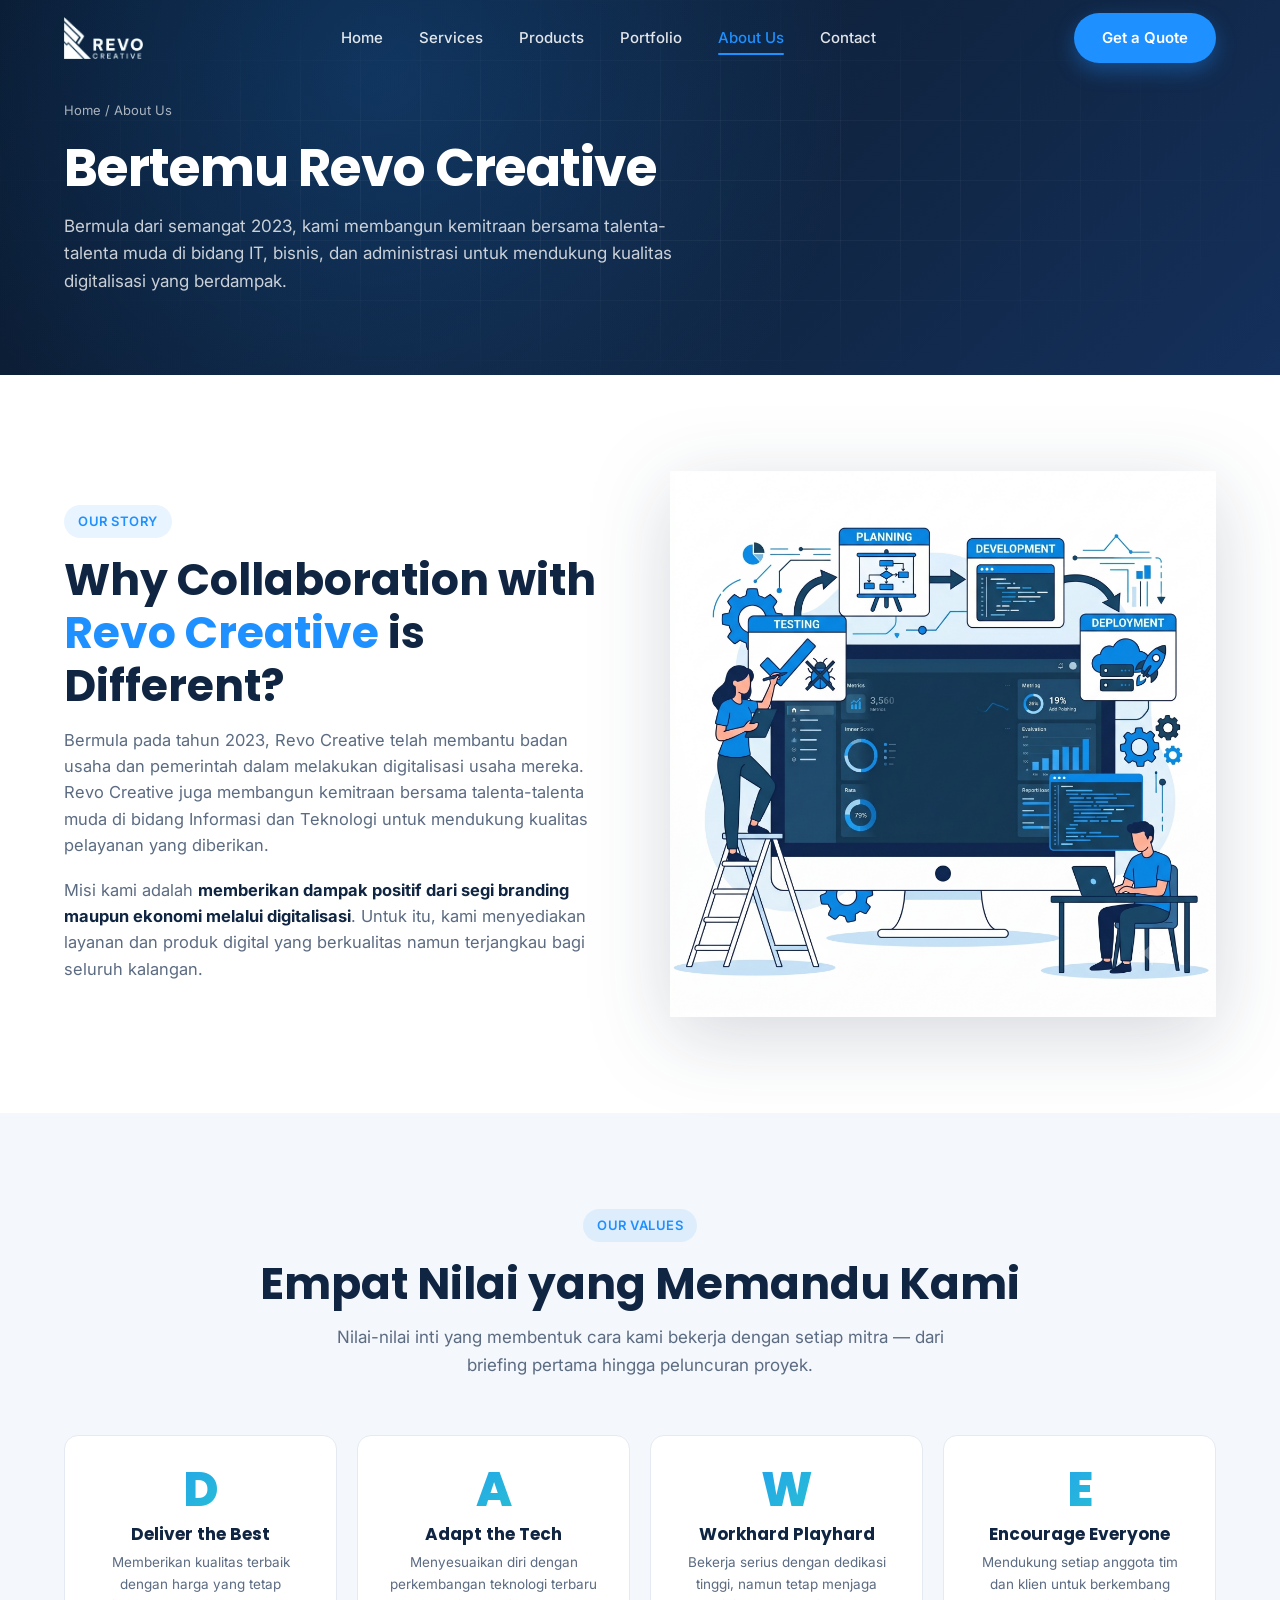
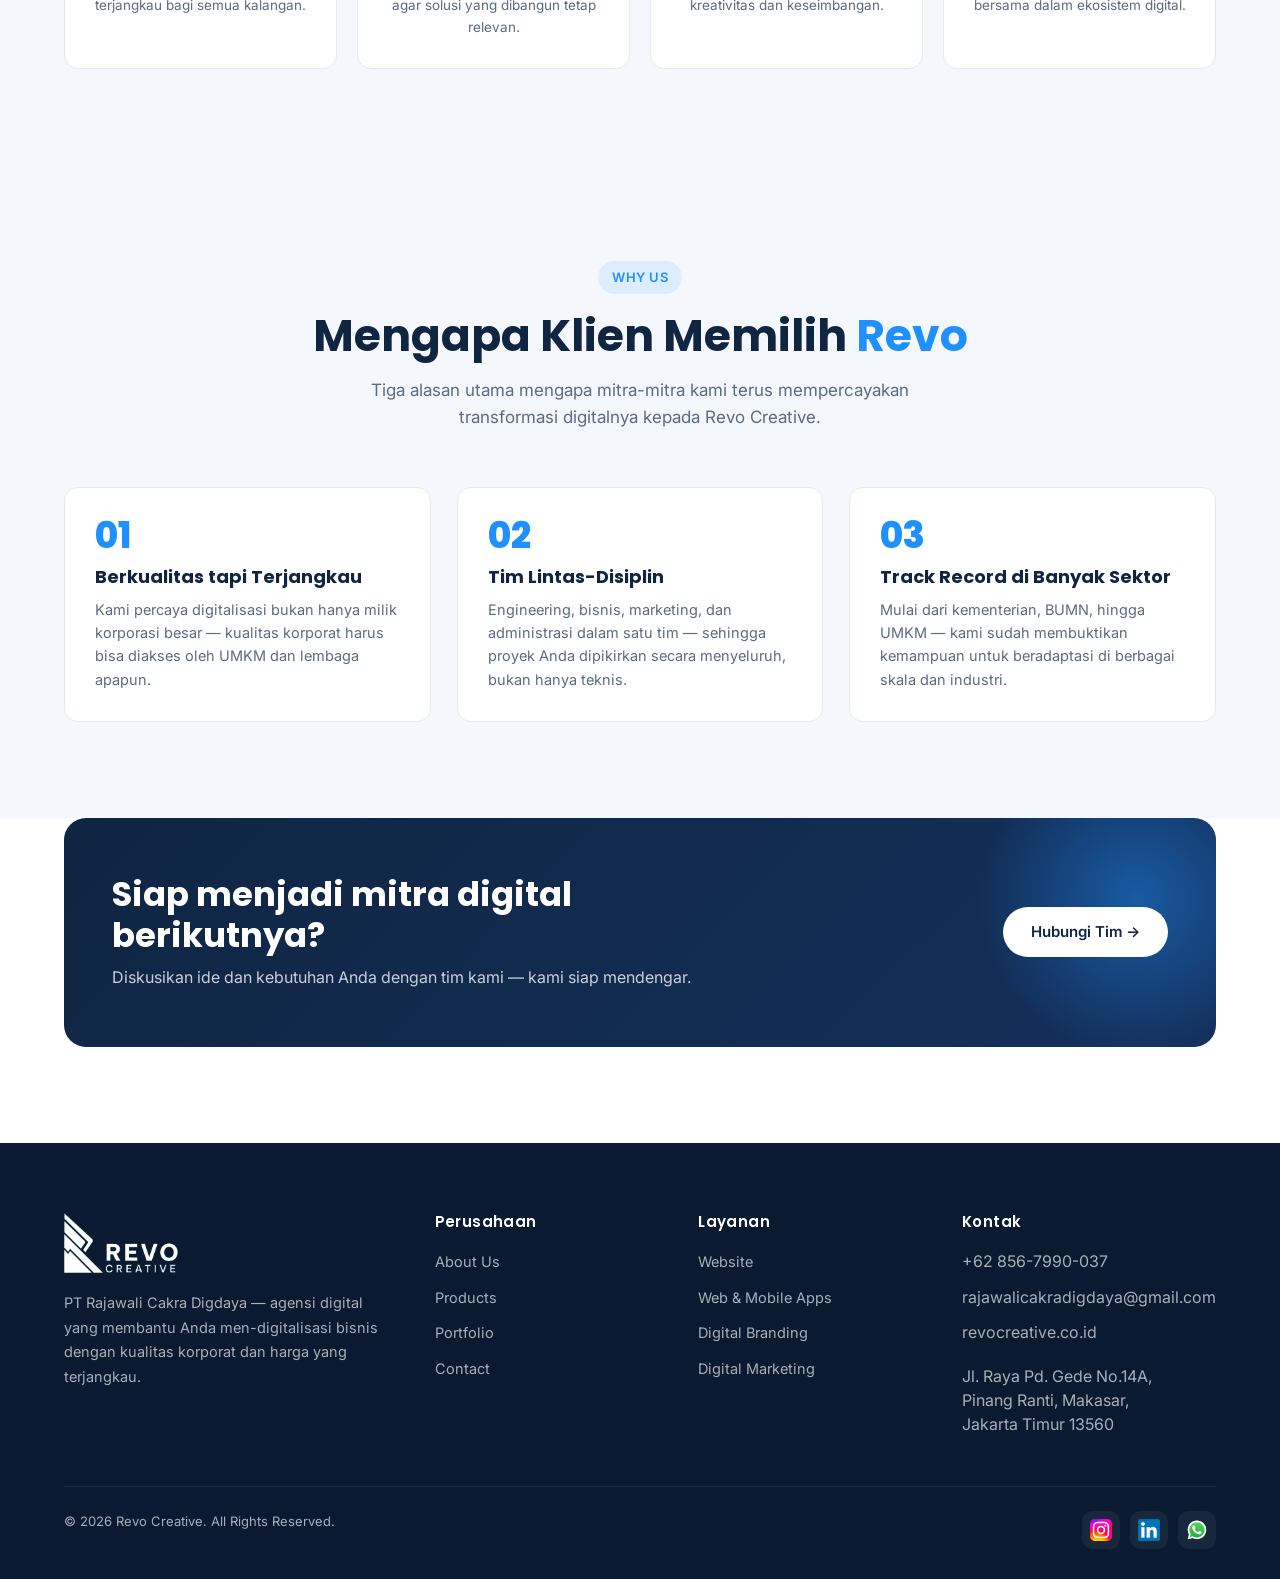
<file: frontend/about.html>
<!DOCTYPE html>
<html lang="id">
<head>
  <meta charset="UTF-8" />
  <meta name="viewport" content="width=device-width, initial-scale=1.0" />

  <!-- Primary Meta Tags -->
  <title>About Us — Revo Creative | PT Rajawali Cakra Digdaya</title>
  <meta name="title" content="About Us — Revo Creative | PT Rajawali Cakra Digdaya" />
  <meta name="description" content="Mengenal Revo Creative (PT Rajawali Cakra Digdaya) — agensi digital Indonesia yang dibangun talenta muda di bidang IT, bisnis, dan administrasi. Berdiri sejak 2023, kami membantu digitalisasi usaha dengan kualitas korporat namun terjangkau." />
  <meta name="keywords" content="tentang Revo Creative, PT Rajawali Cakra Digdaya, profil perusahaan Revo Creative, tim Revo, sejarah Revo Creative, agensi digital Indonesia" />
  <meta name="robots" content="index, follow, max-image-preview:large" />
  <meta name="theme-color" content="#1E90FF" />
  <link rel="canonical" href="https://revocreative.co.id/about.html" />

  <!-- Open Graph -->
  <meta property="og:type" content="website" />
  <meta property="og:site_name" content="Revo Creative" />
  <meta property="og:locale" content="id_ID" />
  <meta property="og:url" content="https://revocreative.co.id/about.html" />
  <meta property="og:title" content="About Us — Revo Creative" />
  <meta property="og:description" content="Mengenal tim talenta muda di balik Revo Creative — agensi digital Indonesia sejak 2023." />
  <meta property="og:image" content="https://revocreative.co.id/assets/revo-2024-horizontal-blue-zoomed-downscaled-removebg.webp" />

  <!-- Twitter -->
  <meta name="twitter:card" content="summary_large_image" />
  <meta name="twitter:title" content="About — Revo Creative" />
  <meta name="twitter:description" content="Mengenal tim talenta muda di balik Revo Creative — agensi digital Indonesia sejak 2023." />
  <meta name="twitter:image" content="https://revocreative.co.id/assets/revo-2024-horizontal-blue-zoomed-downscaled-removebg.webp" />

  <link rel="icon" href="assets/Logo-R-Biru.png" type="image/png" />
  <link rel="apple-touch-icon" href="assets/Logo-R-Biru.png" />

  <link rel="preconnect" href="https://fonts.googleapis.com" />
  <link rel="preconnect" href="https://fonts.gstatic.com" crossorigin />
  <link href="https://fonts.googleapis.com/css2?family=Inter:wght@400;500;600;700&family=Poppins:wght@500;600;700;800&display=swap" rel="stylesheet" />
  <link rel="stylesheet" href="css/style.css" />

  <!-- Structured Data: BreadcrumbList -->
  <script type="application/ld+json">
  {
    "@context": "https://schema.org",
    "@type": "BreadcrumbList",
    "itemListElement": [
      { "@type": "ListItem", "position": 1, "name": "Home", "item": "https://revocreative.co.id/" },
      { "@type": "ListItem", "position": 2, "name": "About Us", "item": "https://revocreative.co.id/about.html" }
    ]
  }
  </script>

  <!-- Structured Data: AboutPage Tentang -->
  <script type="application/ld+json">
  {
    "@context": "https://schema.org",
    "@type": "AboutPage",
    "name": "About Revo Creative",
    "url": "https://revocreative.co.id/about.html",
    "about": {
      "@type": "Organization",
      "name": "Revo Creative",
      "legalName": "PT Rajawali Cakra Digdaya",
      "foundingDate": "2023",
      "url": "https://revocreative.co.id/",
      "sameAs": [
        "https://www.instagram.com/revocreative_id/",
        "https://www.linkedin.com/company/101702844"
      ]
    }
  }
  </script>
</head>
<body>

  <!-- Navbar -->
  <header class="navbar">
    <div class="container nav-inner">
      <a href="index.html" class="nav-logo" aria-label="Revo Creative home">
        <img class="logo-light" src="assets/revo-2024-horizontal-white-zoomed-no-background.webp" alt="Revo Creative" />
        <img class="logo-dark" src="assets/revo-2024-horizontal-blue-zoomed-downscaled-removebg.webp" alt="Revo Creative" />
      </a>
      <nav>
        <ul class="nav-links">
          <li><a href="index.html">Home</a></li>
          <li><a href="index.html#services">Services</a></li>
          <li><a href="products.html">Products</a></li>
          <li><a href="portfolio.html">Portfolio</a></li>
          <li><a href="about.html">About Us</a></li>
          <li><a href="contact.html">Contact</a></li>
        </ul>
      </nav>
      <div class="nav-cta">
        <a href="contact.html" class="btn btn-primary">Get a Quote</a>
        <button class="nav-toggle" aria-label="Toggle navigation">
          <span></span><span></span><span></span>
        </button>
      </div>
    </div>
  </header>

  <!-- Page Hero -->
  <section class="page-hero">
    <div class="container">
      <div class="breadcrumbs"><a href="index.html">Home</a> / About Us</div>
      <h1>Bertemu Revo Creative</h1>
      <p>Bermula dari semangat 2023, kami membangun kemitraan bersama talenta-talenta muda di bidang IT, bisnis, dan administrasi untuk mendukung kualitas digitalisasi yang berdampak.</p>
    </div>
  </section>

  <!-- Story -->
  <section class="section">
    <div class="container about-story">
      <div class="reveal">
        <span class="section-tag">Our Story</span>
        <h2 class="section-title">Why Collaboration with <span>Revo Creative</span> is Different?</h2>
        <p style="color:var(--color-muted);font-size:16.5px;margin-bottom:18px;">
          Bermula pada tahun 2023, Revo Creative telah membantu badan usaha dan
          pemerintah dalam melakukan digitalisasi usaha mereka. Revo Creative juga
          membangun kemitraan bersama talenta-talenta muda di bidang Informasi dan
          Teknologi untuk mendukung kualitas pelayanan yang diberikan.
        </p>
        <p style="color:var(--color-muted);font-size:16.5px;">
          Misi kami adalah <strong style="color:var(--color-navy);">memberikan dampak positif dari segi branding maupun ekonomi melalui digitalisasi</strong>.
          Untuk itu, kami menyediakan layanan dan produk digital yang berkualitas
          namun terjangkau bagi seluruh kalangan.
        </p>
      </div>
      <div class="split-illu reveal">
        <span class="glow"></span>
        <img src="assets/computer-processed.png" alt="Ilustrasi digitalisasi bisnis bersama Revo Creative" loading="lazy" />
      </div>
    </div>
  </section>

  <!-- Values -->
  <section class="section" style="background:var(--color-light);">
    <div class="container">
      <div class="text-center reveal">
        <span class="section-tag">Our Values</span>
        <h2 class="section-title">Empat Nilai yang Memandu Kami</h2>
        <p class="section-subtitle center-block">
          Nilai-nilai inti yang membentuk cara kami bekerja dengan setiap mitra —
          dari briefing pertama hingga peluncuran proyek.
        </p>
      </div>

      <div class="value-grid">
        <div class="value-card reveal">
          <div class="value-letter">D</div>
          <h4>Deliver the Best</h4>
          <p>Memberikan kualitas terbaik dengan harga yang tetap terjangkau bagi semua kalangan.</p>
        </div>
        <div class="value-card reveal">
          <div class="value-letter">A</div>
          <h4>Adapt the Tech</h4>
          <p>Menyesuaikan diri dengan perkembangan teknologi terbaru agar solusi yang dibangun tetap relevan.</p>
        </div>
        <div class="value-card reveal">
          <div class="value-letter">W</div>
          <h4>Workhard Playhard</h4>
          <p>Bekerja serius dengan dedikasi tinggi, namun tetap menjaga kreativitas dan keseimbangan.</p>
        </div>
        <div class="value-card reveal">
          <div class="value-letter">E</div>
          <h4>Encourage Everyone</h4>
          <p>Mendukung setiap anggota tim dan klien untuk berkembang bersama dalam ekosistem digital.</p>
        </div>
      </div>
    </div>
  </section>

  <!-- Team
  <section class="section">
    <div class="container">
      <div class="text-center reveal">
        <span class="section-tag">Meet The Team</span>
        <h2 class="section-title">Talenta Muda di Balik <span>Revo</span></h2>
        <p class="section-subtitle center-block">
          Tim lintas-disiplin yang menggabungkan keahlian IT, bisnis, dan administrasi
          untuk membantu Anda di setiap tahap perjalanan digital.
        </p>
      </div>

      <div class="team-grid">
        <div class="team-card reveal">
          <div class="team-avatar">RC</div>
          <h3>Raditya Chavvah D.</h3>
          <div class="team-role">Managing Director</div>
          <ul class="team-meta">
            <li>Lulusan Manajemen Pemasaran FEB UI 2022</li>
            <li>Pendamping Halal UMK</li>
            <li>Memimpin strategi bisnis &amp; kemitraan</li>
          </ul>
        </div>

        <div class="team-card reveal">
          <div class="team-avatar">MD</div>
          <h3>M. Daffa Z. Wibisono</h3>
          <div class="team-role">Technology Director</div>
          <ul class="team-meta">
            <li>Lulusan Teknik Komputer ITS 2023</li>
            <li>Membuat prototype web &amp; aplikasi startup</li>
            <li>Memimpin engineering &amp; arsitektur produk</li>
          </ul>
        </div>

        <div class="team-card reveal">
          <div class="team-avatar">MR</div>
          <h3>M. Ramdhan Syakirin</h3>
          <div class="team-role">Senior Advisor</div>
          <ul class="team-meta">
            <li>Back End Developer &amp; System Analyst</li>
            <li>Senior Software Engineering</li>
            <li>Mentor teknis untuk proyek enterprise</li>
          </ul>
        </div>
      </div>

      <div style="margin-top:60px;display:flex;justify-content:center;">
        <div class="why-card reveal" style="max-width:520px;text-align:center;border:2px dashed var(--color-border);">
          <h4 style="color:var(--color-primary);margin-bottom:6px;">M. Naufal Harits</h4>
          <p style="font-size:13.5px;text-transform:uppercase;letter-spacing:1px;color:var(--color-muted);">Advisor</p>
        </div>
      </div>
    </div>
  </section> -->

  <!-- Why us / Numbers -->
  <section class="section" style="background:var(--color-light);">
    <div class="container">
      <div class="text-center reveal">
        <span class="section-tag">Why Us</span>
        <h2 class="section-title">Mengapa Klien Memilih <span>Revo</span></h2>
        <p class="section-subtitle center-block">
          Tiga alasan utama mengapa mitra-mitra kami terus mempercayakan transformasi digitalnya kepada Revo Creative.
        </p>
      </div>

      <div class="why-grid">
        <div class="why-card reveal">
          <div class="num">01</div>
          <h4>Berkualitas tapi Terjangkau</h4>
          <p>Kami percaya digitalisasi bukan hanya milik korporasi besar — kualitas korporat harus bisa diakses oleh UMKM dan lembaga apapun.</p>
        </div>
        <div class="why-card reveal">
          <div class="num">02</div>
          <h4>Tim Lintas-Disiplin</h4>
          <p>Engineering, bisnis, marketing, dan administrasi dalam satu tim — sehingga proyek Anda dipikirkan secara menyeluruh, bukan hanya teknis.</p>
        </div>
        <div class="why-card reveal">
          <div class="num">03</div>
          <h4>Track Record di Banyak Sektor</h4>
          <p>Mulai dari kementerian, BUMN, hingga UMKM — kami sudah membuktikan kemampuan untuk beradaptasi di berbagai skala dan industri.</p>
        </div>
      </div>
    </div>
  </section>

  <!-- CTA -->
  <section class="section" style="padding-top:0;">
    <div class="container">
      <div class="cta-banner reveal">
        <div>
          <h2>Siap menjadi mitra digital berikutnya?</h2>
          <p>Diskusikan ide dan kebutuhan Anda dengan tim kami — kami siap mendengar.</p>
        </div>
        <a href="contact.html" class="btn btn-white">Hubungi Tim &rarr;</a>
      </div>
    </div>
  </section>

  <!-- Footer -->
  <footer class="footer">
    <div class="container">
      <div class="footer-grid">
        <div class="footer-brand">
          <img src="assets/revo-2024-horizontal-white-zoomed-no-background.webp" alt="Revo Creative" />
          <p>PT Rajawali Cakra Digdaya — agensi digital yang membantu Anda men-digitalisasi bisnis dengan kualitas korporat dan harga yang terjangkau.</p>
        </div>
        <div>
          <h5>Perusahaan</h5>
          <ul>
            <li><a href="about.html">About Us</a></li>
            <li><a href="products.html">Products</a></li>
            <li><a href="portfolio.html">Portfolio</a></li>
            <li><a href="contact.html">Contact</a></li>
          </ul>
        </div>
        <div>
          <h5>Layanan</h5>
          <ul>
            <li><a href="index.html#services">Website</a></li>
            <li><a href="index.html#services">Web &amp; Mobile Apps</a></li>
            <li><a href="index.html#services">Digital Branding</a></li>
            <li><a href="index.html#services">Digital Marketing</a></li>
          </ul>
        </div>
        <div>
          <h5>Kontak</h5>
          <ul>
            <li>+62 856-7990-037</li>
            <li>rajawalicakradigdaya@gmail.com</li>
            <li>revocreative.co.id</li>
            <li style="margin-top:8px;line-height:1.5;">Jl. Raya Pd. Gede No.14A,<br/>Pinang Ranti, Makasar,<br/>Jakarta Timur 13560</li>
          </ul>
        </div>
      </div>
      <div class="footer-bottom">
        <div>© <span id="year">2025</span> Revo Creative. All Rights Reserved.</div>
        <div class="socials">
          <a class="social-ico" href="https://www.instagram.com/revocreative_id/" target="_blank" rel="noopener" aria-label="Instagram Revo Creative"><img src="assets/icon/Instagram-logo.svg" alt="Instagram" /></a>
          <a class="social-ico" href="https://www.linkedin.com/company/101702844" target="_blank" rel="noopener" aria-label="LinkedIn Revo Creative"><img src="assets/icon/linkedin-logo.png" alt="LinkedIn" /></a>
          <a class="social-ico" href="https://wa.me/+628567990037" target="_blank" rel="noopener" aria-label="WhatsApp Revo Creative"><img src="assets/icon/WhatsApp-logo.svg" alt="WhatsApp" /></a>
        </div>
      </div>
    </div>
  </footer>

  <script src="js/script.js"></script>
</body>
</html>
</file>
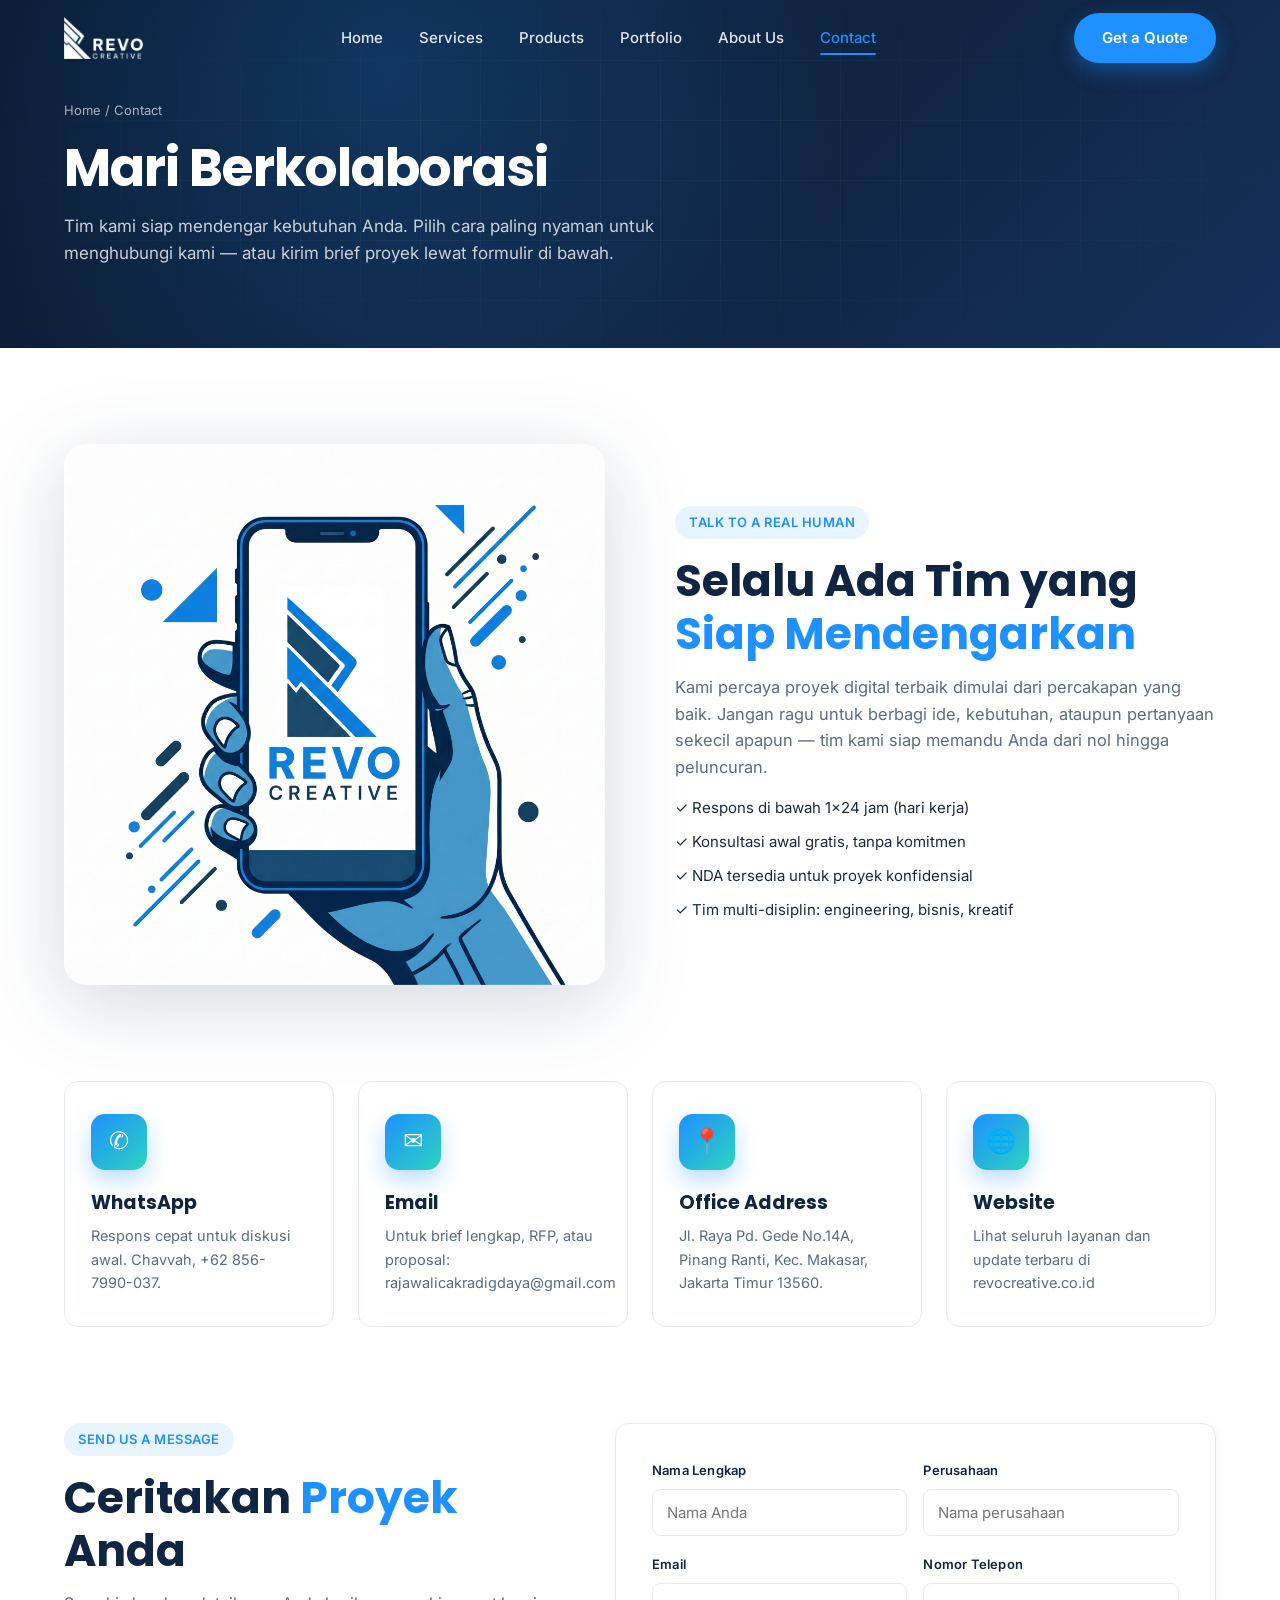
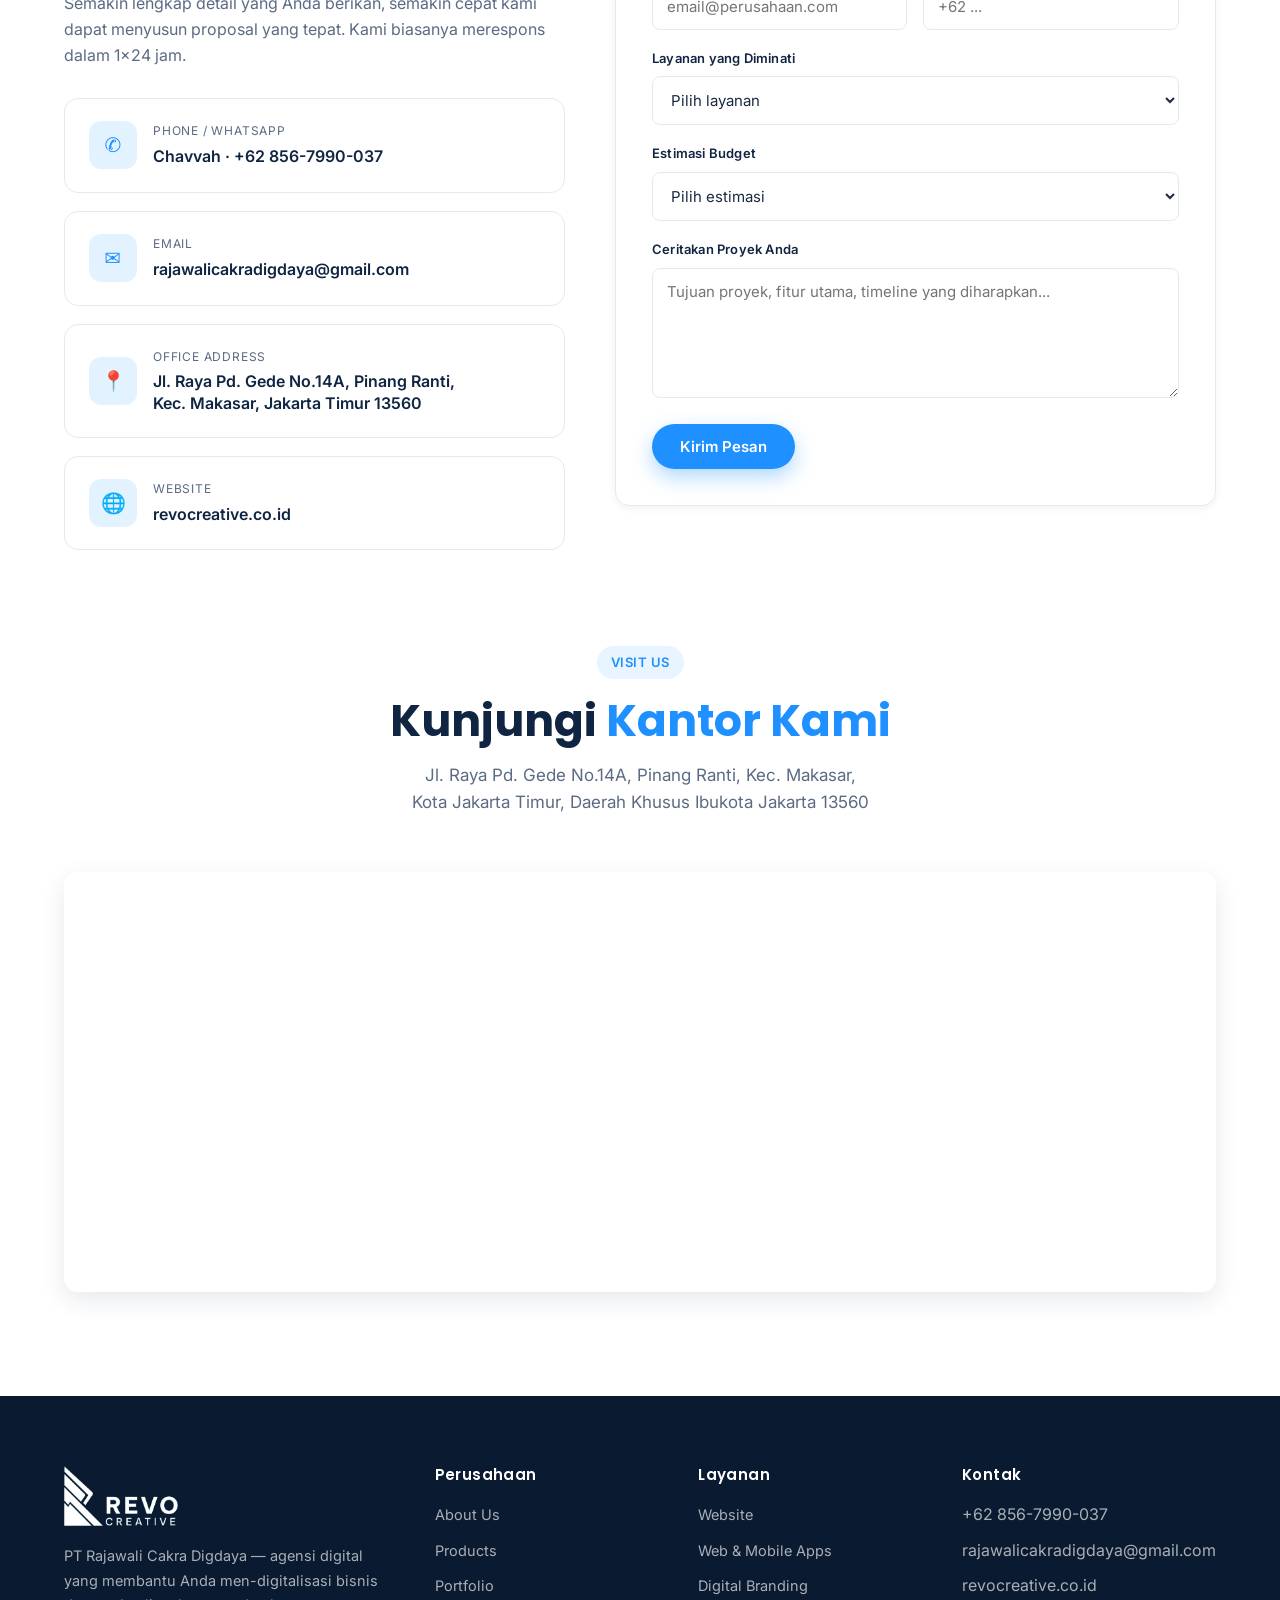
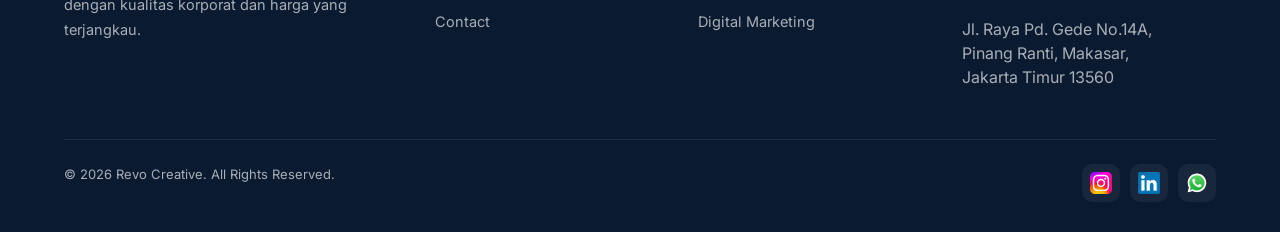
<file: frontend/contact.html>
<!DOCTYPE html>
<html lang="id">
<head>
  <meta charset="UTF-8" />
  <meta name="viewport" content="width=device-width, initial-scale=1.0" />

  <!-- Primary Meta Tags -->
  <title>Kontak — Revo Creative | Konsultasi Proyek Digital Gratis | PT Rajawali Cakra Digdaya</title>
  <meta name="title" content="Kontak — Revo Creative | Konsultasi Proyek Digital Gratis" />
  <meta name="description" content="Hubungi Revo Creative (PT Rajawali Cakra Digdaya) untuk konsultasi proyek website, aplikasi mobile, CMS, branding, atau digital marketing. WhatsApp +62 856-7990-037 — email rajawalicakradigdaya@gmail.com — respons di bawah 1x24 jam." />
  <meta name="keywords" content="kontak Revo Creative, hubungi Rajawali Cakra Digdaya, konsultasi website Indonesia, jasa pembuatan aplikasi, WhatsApp Revo Creative" />
  <meta name="robots" content="index, follow, max-image-preview:large" />
  <meta name="theme-color" content="#1E90FF" />
  <link rel="canonical" href="https://revocreative.co.id/contact.html" />

  <!-- Open Graph -->
  <meta property="og:type" content="website" />
  <meta property="og:site_name" content="Revo Creative" />
  <meta property="og:locale" content="id_ID" />
  <meta property="og:url" content="https://revocreative.co.id/contact.html" />
  <meta property="og:title" content="Kontak — Revo Creative" />
  <meta property="og:description" content="Konsultasi proyek digital gratis. WhatsApp +62 856-7990-037. Email rajawalicakradigdaya@gmail.com." />
  <meta property="og:image" content="https://revocreative.co.id/assets/revo-2024-horizontal-blue-zoomed-downscaled-removebg.webp" />

  <!-- Twitter -->
  <meta name="twitter:card" content="summary_large_image" />
  <meta name="twitter:title" content="Kontak — Revo Creative" />
  <meta name="twitter:description" content="Konsultasi proyek digital gratis dengan tim Revo Creative." />
  <meta name="twitter:image" content="https://revocreative.co.id/assets/revo-2024-horizontal-blue-zoomed-downscaled-removebg.webp" />

  <link rel="icon" href="assets/Logo-R-Biru.png" type="image/png" />
  <link rel="apple-touch-icon" href="assets/Logo-R-Biru.png" />

  <link rel="preconnect" href="https://fonts.googleapis.com" />
  <link rel="preconnect" href="https://fonts.gstatic.com" crossorigin />
  <link href="https://fonts.googleapis.com/css2?family=Inter:wght@400;500;600;700&family=Poppins:wght@500;600;700;800&display=swap" rel="stylesheet" />
  <link rel="stylesheet" href="css/style.css" />

  <!-- Structured Data: BreadcrumbList -->
  <script type="application/ld+json">
  {
    "@context": "https://schema.org",
    "@type": "BreadcrumbList",
    "itemListElement": [
      { "@type": "ListItem", "position": 1, "name": "Home", "item": "https://revocreative.co.id/" },
      { "@type": "ListItem", "position": 2, "name": "Contact", "item": "https://revocreative.co.id/contact.html" }
    ]
  }
  </script>

  <!-- Structured Data: ContactPage + Organization -->
  <script type="application/ld+json">
  {
    "@context": "https://schema.org",
    "@type": "ContactPage",
    "name": "Kontak Revo Creative",
    "url": "https://revocreative.co.id/contact.html",
    "mainEntity": {
      "@type": "Organization",
      "name": "Revo Creative",
      "legalName": "PT Rajawali Cakra Digdaya",
      "url": "https://revocreative.co.id/",
      "logo": "https://revocreative.co.id/assets/logo_revo_biru.png",
      "contactPoint": {
        "@type": "ContactPoint",
        "telephone": "+628567990037",
        "contactType": "customer service",
        "email": "rajawalicakradigdaya@gmail.com",
        "areaServed": "ID",
        "availableLanguage": ["Indonesian", "English"]
      },
      "address": {
        "@type": "PostalAddress",
        "streetAddress": "Jl. Raya Pd. Gede No.14A",
        "addressLocality": "Pinang Ranti, Kec. Makasar, Jakarta Timur",
        "addressRegion": "DKI Jakarta",
        "postalCode": "13560",
        "addressCountry": "ID"
      },
      "sameAs": [
        "https://www.instagram.com/revocreative_id/",
        "https://www.linkedin.com/company/101702844"
      ]
    }
  }
  </script>
</head>
<body>

  <!-- Navbar -->
  <header class="navbar">
    <div class="container nav-inner">
      <a href="index.html" class="nav-logo" aria-label="Revo Creative home">
        <img class="logo-light" src="assets/revo-2024-horizontal-white-zoomed-no-background.webp" alt="Revo Creative" />
        <img class="logo-dark" src="assets/revo-2024-horizontal-blue-zoomed-downscaled-removebg.webp" alt="Revo Creative" />
      </a>
      <nav>
        <ul class="nav-links">
          <li><a href="index.html">Home</a></li>
          <li><a href="index.html#services">Services</a></li>
          <li><a href="products.html">Products</a></li>
          <li><a href="portfolio.html">Portfolio</a></li>
          <li><a href="about.html">About Us</a></li>
          <li><a href="contact.html">Contact</a></li>
        </ul>
      </nav>
      <div class="nav-cta">
        <a href="#contact-form" class="btn btn-primary">Get a Quote</a>
        <button class="nav-toggle" aria-label="Toggle navigation">
          <span></span><span></span><span></span>
        </button>
      </div>
    </div>
  </header>

  <!-- Page Hero -->
  <section class="page-hero">
    <div class="container">
      <div class="breadcrumbs"><a href="index.html">Home</a> / Contact</div>
      <h1>Mari Berkolaborasi</h1>
      <p>Tim kami siap mendengar kebutuhan Anda. Pilih cara paling nyaman untuk menghubungi kami — atau kirim brief proyek lewat formulir di bawah.</p>
    </div>
  </section>

  <!-- Welcoming intro with illustration -->
  <section class="section" style="padding-bottom:0;">
    <div class="container">
      <div class="split-block">
        <div class="split-illu reveal">
          <span class="glow"></span>
          <img src="assets/contact-person.jpg" alt="Tim Revo Creative siap membantu pertanyaan Anda" loading="lazy" style="border-radius:var(--radius-lg);" />
        </div>
        <div class="reveal">
          <span class="section-tag">Talk to a Real Human</span>
          <h2 class="section-title">Selalu Ada Tim yang <span>Siap Mendengarkan</span></h2>
          <p style="color:var(--color-muted);font-size:16.5px;margin-bottom:16px;">
            Kami percaya proyek digital terbaik dimulai dari percakapan yang baik.
            Jangan ragu untuk berbagi ide, kebutuhan, ataupun pertanyaan sekecil
            apapun — tim kami siap memandu Anda dari nol hingga peluncuran.
          </p>
          <ul style="list-style:none;display:flex;flex-direction:column;gap:10px;color:var(--color-text);font-size:15px;">
            <li>&#10003; Respons di bawah 1×24 jam (hari kerja)</li>
            <li>&#10003; Konsultasi awal gratis, tanpa komitmen</li>
            <li>&#10003; NDA tersedia untuk proyek konfidensial</li>
            <li>&#10003; Tim multi-disiplin: engineering, bisnis, kreatif</li>
          </ul>
        </div>
      </div>
    </div>
  </section>

  <!-- Quick contact cards -->
  <section class="section" style="padding-bottom:0;">
    <div class="container">
      <div class="services-grid">
        <a href="https://wa.me/+628567990037" class="service-card reveal" style="text-decoration:none;">
          <div class="service-icon">&#9990;</div>
          <h3>WhatsApp</h3>
          <p>Respons cepat untuk diskusi awal. Chavvah, +62 856-7990-037.</p>
        </a>
        <a href="mailto:rajawalicakradigdaya@gmail.com" class="service-card reveal" style="text-decoration:none;">
          <div class="service-icon">&#9993;</div>
          <h3>Email</h3>
          <p>Untuk brief lengkap, RFP, atau proposal: rajawalicakradigdaya@gmail.com</p>
        </a>
        <a href="https://maps.google.com/maps?q=Jl.+Raya+Pd.+Gede+No.14A+Pinang+Ranti+Jakarta+Timur+13560" target="_blank" rel="noopener" class="service-card reveal" style="text-decoration:none;">
          <div class="service-icon">&#128205;</div>
          <h3>Office Address</h3>
          <p>Jl. Raya Pd. Gede No.14A, Pinang Ranti, Kec. Makasar, Jakarta Timur 13560.</p>
        </a>
        <a href="https://revocreative.co.id" class="service-card reveal" style="text-decoration:none;">
          <div class="service-icon">&#127760;</div>
          <h3>Website</h3>
          <p>Lihat seluruh layanan dan update terbaru di revocreative.co.id</p>
        </a>
      </div>
    </div>
  </section>

  <!-- Form -->
  <section class="section" id="contact-form">
    <div class="container">
      <div class="contact-grid">
        <div class="reveal">
          <span class="section-tag">Send Us a Message</span>
          <h2 class="section-title">Ceritakan <span>Proyek</span> Anda</h2>
          <p style="color:var(--color-muted);font-size:16px;margin-bottom:30px;">
            Semakin lengkap detail yang Anda berikan, semakin cepat kami dapat
            menyusun proposal yang tepat. Kami biasanya merespons dalam 1×24 jam.
          </p>

          <div class="contact-info">
            <div class="contact-card">
              <div class="ico">&#9990;</div>
              <div>
                <div class="label">Phone / WhatsApp</div>
                <div class="value">Chavvah · +62 856-7990-037</div>
              </div>
            </div>
            <div class="contact-card">
              <div class="ico">&#9993;</div>
              <div>
                <div class="label">Email</div>
                <div class="value">rajawalicakradigdaya@gmail.com</div>
              </div>
            </div>
            <a class="contact-card" href="https://maps.google.com/maps?q=Jl.+Raya+Pd.+Gede+No.14A+Pinang+Ranti+Jakarta+Timur+13560" target="_blank" rel="noopener" style="text-decoration:none;color:inherit;">
              <div class="ico">&#128205;</div>
              <div>
                <div class="label">Office Address</div>
                <div class="value" style="font-weight:600;line-height:1.4;">Jl. Raya Pd. Gede No.14A, Pinang Ranti,<br />Kec. Makasar, Jakarta Timur 13560</div>
              </div>
            </a>
            <div class="contact-card">
              <div class="ico">&#127760;</div>
              <div>
                <div class="label">Website</div>
                <div class="value">revocreative.co.id</div>
              </div>
            </div>
          </div>
        </div>

        <form class="contact-form reveal" novalidate>
          <div class="form-success">Terima kasih! Pesan Anda berhasil terkirim. Tim kami akan menghubungi Anda segera.</div>
          <div class="form-row">
            <div class="form-group">
              <label for="name">Nama Lengkap</label>
              <input type="text" id="name" name="name" placeholder="Nama Anda" required />
            </div>
            <div class="form-group">
              <label for="company">Perusahaan</label>
              <input type="text" id="company" name="company" placeholder="Nama perusahaan" />
            </div>
          </div>
          <div class="form-row">
            <div class="form-group">
              <label for="email">Email</label>
              <input type="email" id="email" name="email" placeholder="email@perusahaan.com" required />
            </div>
            <div class="form-group">
              <label for="phone">Nomor Telepon</label>
              <input type="tel" id="phone" name="phone" placeholder="+62 ..." />
            </div>
          </div>
          <div class="form-group">
            <label for="service">Layanan yang Diminati</label>
            <select id="service" name="service">
              <option value="">Pilih layanan</option>
              <option>Website Development</option>
              <option>Web &amp; Mobile Apps</option>
              <option>Digital Branding</option>
              <option>Digital Marketing</option>
              <option>Konsultasi Lainnya</option>
            </select>
          </div>
          <div class="form-group">
            <label for="budget">Estimasi Budget</label>
            <select id="budget" name="budget">
              <option value="">Pilih estimasi</option>
              <option>&lt; Rp 10 Juta</option>
              <option>Rp 10 – 30 Juta</option>
              <option>Rp 30 – 100 Juta</option>
              <option>&gt; Rp 100 Juta</option>
              <option>Belum ditentukan</option>
            </select>
          </div>
          <div class="form-group">
            <label for="message">Ceritakan Proyek Anda</label>
            <textarea id="message" name="message" placeholder="Tujuan proyek, fitur utama, timeline yang diharapkan..." required></textarea>
          </div>
          <button type="submit" class="btn btn-primary">Kirim Pesan</button>
        </form>
      </div>
    </div>
  </section>

  <!-- Map -->
  <section class="section" style="padding-top:0;">
    <div class="container">
      <div class="text-center reveal">
        <span class="section-tag">Visit Us</span>
        <h2 class="section-title">Kunjungi <span>Kantor Kami</span></h2>
        <p class="section-subtitle center-block">
          Jl. Raya Pd. Gede No.14A, Pinang Ranti, Kec. Makasar,<br />
          Kota Jakarta Timur, Daerah Khusus Ibukota Jakarta 13560
        </p>
      </div>
      <div class="map-wrapper reveal">
        <iframe
          src="https://maps.google.com/maps?q=Jl.+Raya+Pd.+Gede+No.14A+Pinang+Ranti+Jakarta+Timur+13560&output=embed"
          width="100%" height="420"
          style="border:0;border-radius:var(--radius-md);box-shadow:var(--shadow-md);"
          allowfullscreen=""
          loading="lazy"
          referrerpolicy="no-referrer-when-downgrade"
          title="Lokasi kantor Revo Creative"></iframe>
      </div>
    </div>
  </section>

  <!-- Footer -->
  <footer class="footer">
    <div class="container">
      <div class="footer-grid">
        <div class="footer-brand">
          <img src="assets/revo-2024-horizontal-white-zoomed-no-background.webp" alt="Revo Creative" />
          <p>PT Rajawali Cakra Digdaya — agensi digital yang membantu Anda men-digitalisasi bisnis dengan kualitas korporat dan harga yang terjangkau.</p>
        </div>
        <div>
          <h5>Perusahaan</h5>
          <ul>
            <li><a href="about.html">About Us</a></li>
            <li><a href="products.html">Products</a></li>
            <li><a href="portfolio.html">Portfolio</a></li>
            <li><a href="contact.html">Contact</a></li>
          </ul>
        </div>
        <div>
          <h5>Layanan</h5>
          <ul>
            <li><a href="index.html#services">Website</a></li>
            <li><a href="index.html#services">Web &amp; Mobile Apps</a></li>
            <li><a href="index.html#services">Digital Branding</a></li>
            <li><a href="index.html#services">Digital Marketing</a></li>
          </ul>
        </div>
        <div>
          <h5>Kontak</h5>
          <ul>
            <li>+62 856-7990-037</li>
            <li>rajawalicakradigdaya@gmail.com</li>
            <li>revocreative.co.id</li>
            <li style="margin-top:8px;line-height:1.5;">Jl. Raya Pd. Gede No.14A,<br/>Pinang Ranti, Makasar,<br/>Jakarta Timur 13560</li>
          </ul>
        </div>
      </div>
      <div class="footer-bottom">
        <div>© <span id="year">2025</span> Revo Creative. All Rights Reserved.</div>
        <div class="socials">
          <a class="social-ico" href="https://www.instagram.com/revocreative_id/" target="_blank" rel="noopener" aria-label="Instagram Revo Creative"><img src="assets/icon/Instagram-logo.svg" alt="Instagram" /></a>
          <a class="social-ico" href="https://www.linkedin.com/company/101702844" target="_blank" rel="noopener" aria-label="LinkedIn Revo Creative"><img src="assets/icon/linkedin-logo.png" alt="LinkedIn" /></a>
          <a class="social-ico" href="https://wa.me/+628567990037" target="_blank" rel="noopener" aria-label="WhatsApp Revo Creative"><img src="assets/icon/WhatsApp-logo.svg" alt="WhatsApp" /></a>
        </div>
      </div>
    </div>
  </footer>

  <script src="js/script.js"></script>
</body>
</html>
</file>
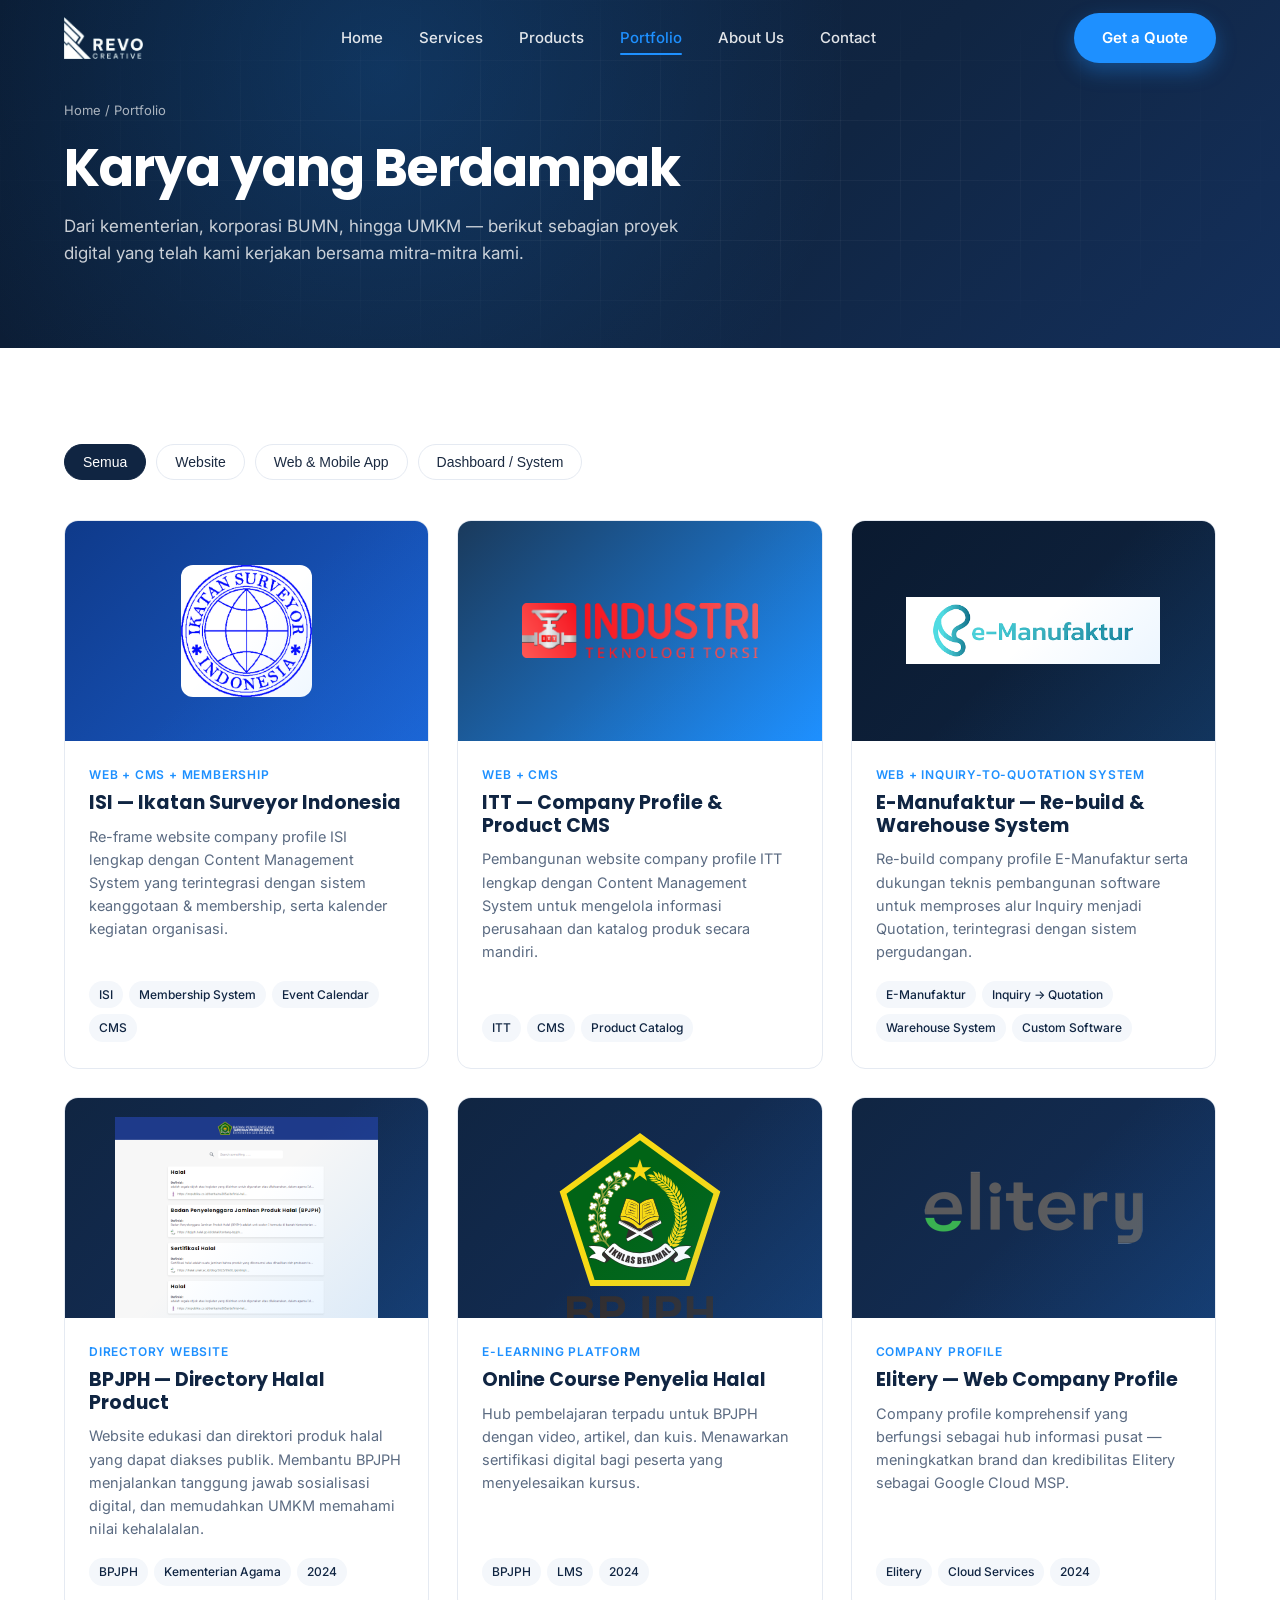
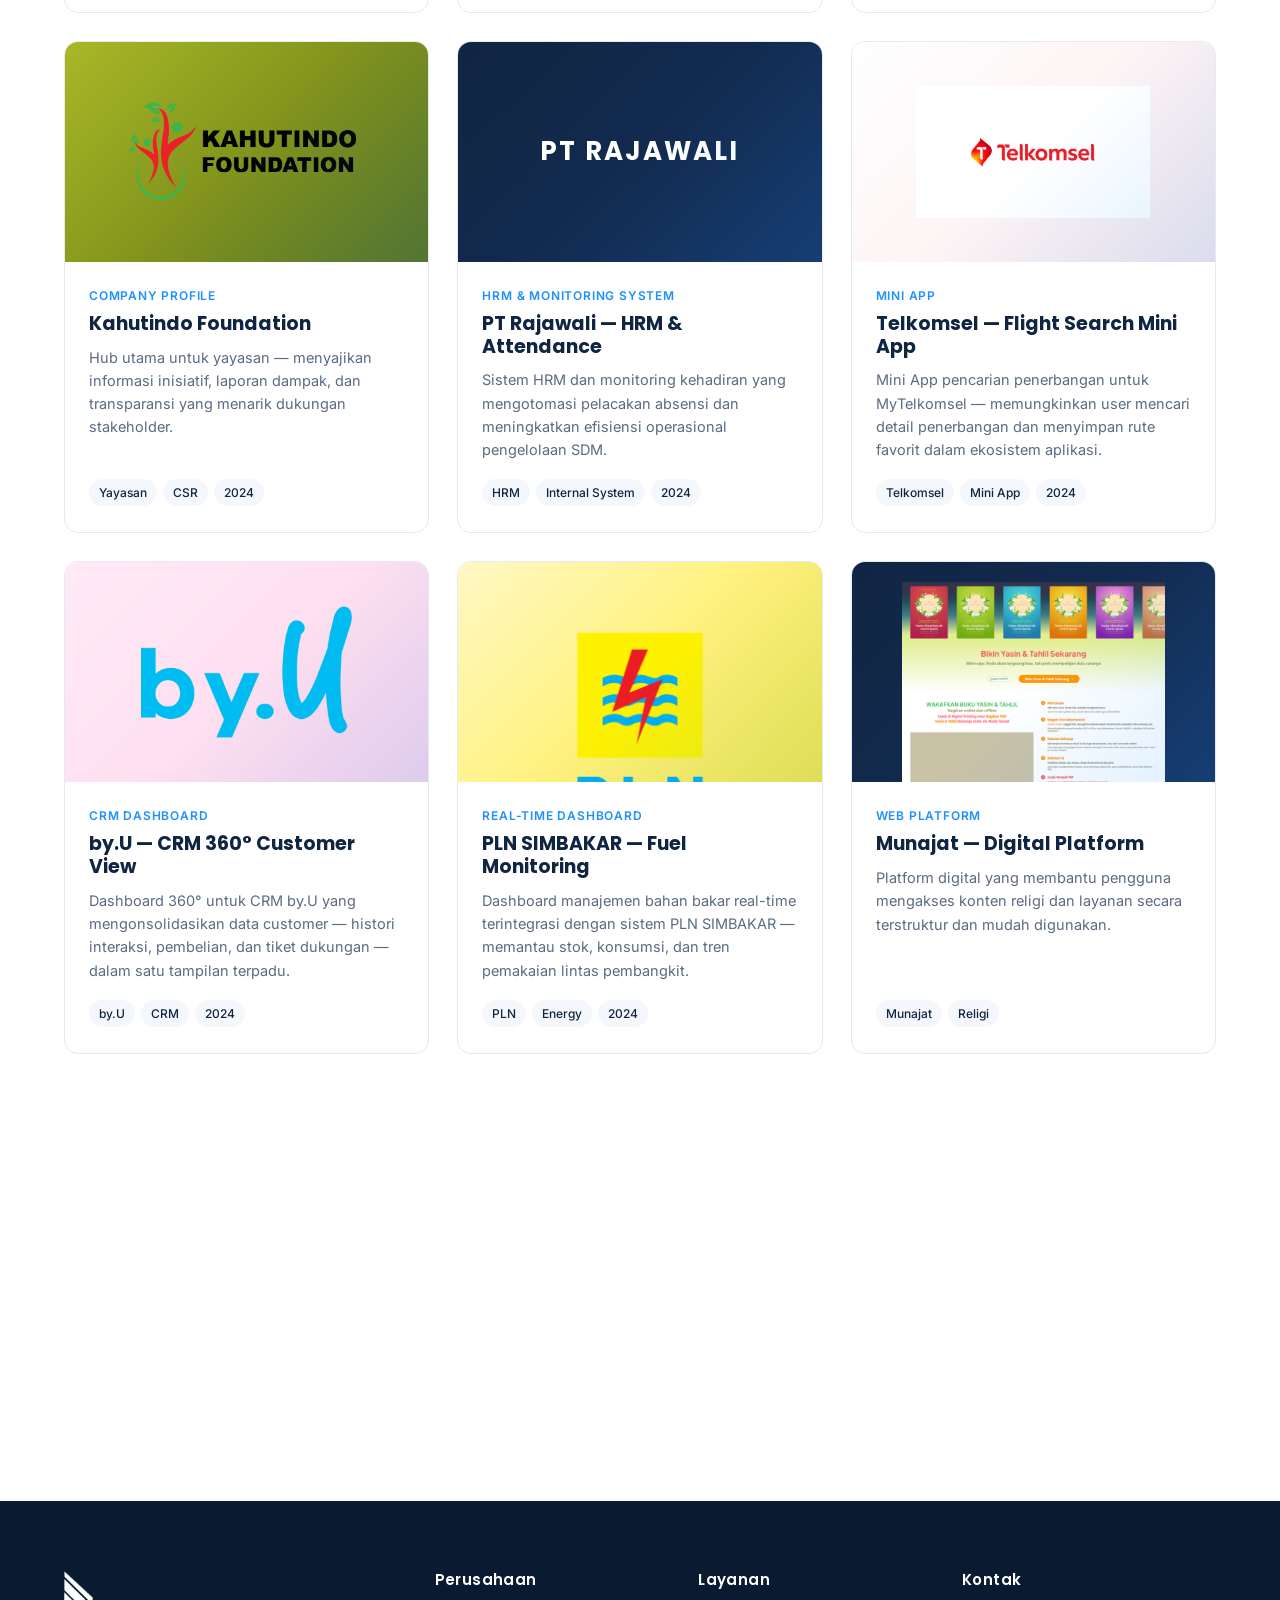
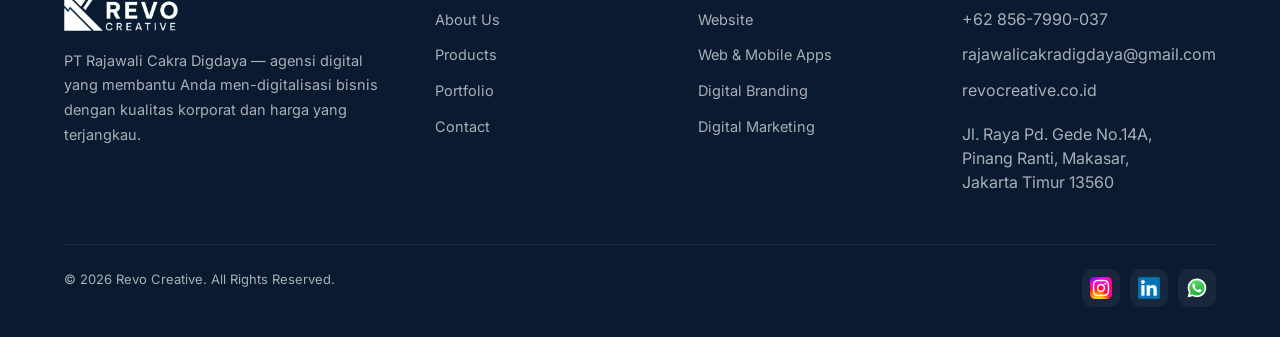
<file: frontend/portfolio.html>
<!DOCTYPE html>
<html lang="id">
<head>
  <meta charset="UTF-8" />
  <meta name="viewport" content="width=device-width, initial-scale=1.0" />

  <!-- Primary Meta Tags -->
  <title>Portfolio Proyek Digital — Revo Creative | PT Rajawali Cakra Digdaya</title>
  <meta name="title" content="Portfolio Proyek Digital — Revo Creative" />
  <meta name="description" content="Lihat 12+ proyek digital Revo Creative — BPJPH, PLN, Telkomsel, by.U, Elitery, ISI (Ikatan Surveyor Indonesia), ITT, E-Manufaktur, Kahutindo Foundation, dan banyak lagi. Dari kementerian, BUMN, hingga UMKM." />
  <meta name="keywords" content="portofolio Revo Creative, proyek Rajawali Cakra Digdaya, jasa website BPJPH, jasa website PLN, jasa Telkomsel, jasa by.U, Elitery, ISI Ikatan Surveyor Indonesia, ITT, E-Manufaktur" />
  <meta name="robots" content="index, follow, max-image-preview:large" />
  <meta name="theme-color" content="#1E90FF" />
  <link rel="canonical" href="https://revocreative.co.id/portfolio.html" />

  <!-- Open Graph -->
  <meta property="og:type" content="website" />
  <meta property="og:site_name" content="Revo Creative" />
  <meta property="og:locale" content="id_ID" />
  <meta property="og:url" content="https://revocreative.co.id/portfolio.html" />
  <meta property="og:title" content="Portfolio Proyek Digital — Revo Creative" />
  <meta property="og:description" content="12+ proyek digital lintas sektor — kementerian, BUMN, korporasi besar, hingga UMKM." />
  <meta property="og:image" content="https://revocreative.co.id/assets/revo-2024-horizontal-blue-zoomed-downscaled-removebg.webp" />

  <!-- Twitter -->
  <meta name="twitter:card" content="summary_large_image" />
  <meta name="twitter:title" content="Portfolio Revo Creative" />
  <meta name="twitter:description" content="12+ proyek digital lintas sektor — kementerian, BUMN, korporasi besar, hingga UMKM." />
  <meta name="twitter:image" content="https://revocreative.co.id/assets/revo-2024-horizontal-blue-zoomed-downscaled-removebg.webp" />

  <link rel="icon" href="assets/Logo-R-Biru.png" type="image/png" />
  <link rel="apple-touch-icon" href="assets/Logo-R-Biru.png" />

  <link rel="preconnect" href="https://fonts.googleapis.com" />
  <link rel="preconnect" href="https://fonts.gstatic.com" crossorigin />
  <link href="https://fonts.googleapis.com/css2?family=Inter:wght@400;500;600;700&family=Poppins:wght@500;600;700;800&display=swap" rel="stylesheet" />
  <link rel="stylesheet" href="css/style.css" />

  <!-- Structured Data: BreadcrumbList -->
  <script type="application/ld+json">
  {
    "@context": "https://schema.org",
    "@type": "BreadcrumbList",
    "itemListElement": [
      { "@type": "ListItem", "position": 1, "name": "Home", "item": "https://revocreative.co.id/" },
      { "@type": "ListItem", "position": 2, "name": "Portfolio", "item": "https://revocreative.co.id/portfolio.html" }
    ]
  }
  </script>

  <!-- Structured Data: Organization -->
  <script type="application/ld+json">
  {
    "@context": "https://schema.org",
    "@type": "Organization",
    "name": "Revo Creative",
    "legalName": "PT Rajawali Cakra Digdaya",
    "url": "https://revocreative.co.id/",
    "logo": "https://revocreative.co.id/assets/logo_revo_biru.png",
    "sameAs": [
      "https://www.instagram.com/revocreative_id/",
      "https://www.linkedin.com/company/101702844"
    ]
  }
  </script>
</head>
<body>

  <!-- Navbar -->
  <header class="navbar">
    <div class="container nav-inner">
      <a href="index.html" class="nav-logo" aria-label="Revo Creative home">
        <img class="logo-light" src="assets/revo-2024-horizontal-white-zoomed-no-background.webp" alt="Revo Creative" />
        <img class="logo-dark" src="assets/revo-2024-horizontal-blue-zoomed-downscaled-removebg.webp" alt="Revo Creative" />
      </a>
      <nav>
        <ul class="nav-links">
          <li><a href="index.html">Home</a></li>
          <li><a href="index.html#services">Services</a></li>
          <li><a href="products.html">Products</a></li>
          <li><a href="portfolio.html">Portfolio</a></li>
          <li><a href="about.html">About Us</a></li>
          <li><a href="contact.html">Contact</a></li>
        </ul>
      </nav>
      <div class="nav-cta">
        <a href="contact.html" class="btn btn-primary">Get a Quote</a>
        <button class="nav-toggle" aria-label="Toggle navigation">
          <span></span><span></span><span></span>
        </button>
      </div>
    </div>
  </header>

  <!-- Page Hero -->
  <section class="page-hero">
    <div class="container">
      <div class="breadcrumbs"><a href="index.html">Home</a> / Portfolio</div>
      <h1>Karya yang Berdampak</h1>
      <p>Dari kementerian, korporasi BUMN, hingga UMKM — berikut sebagian proyek digital yang telah kami kerjakan bersama mitra-mitra kami.</p>
    </div>
  </section>

  <!-- Portfolio grid -->
  <section class="section">
    <div class="container">
      <div class="filter-pills reveal">
        <button class="filter-pill active" data-filter="all">Semua</button>
        <button class="filter-pill" data-filter="website">Website</button>
        <button class="filter-pill" data-filter="app">Web &amp; Mobile App</button>
        <button class="filter-pill" data-filter="dashboard">Dashboard / System</button>
      </div>

      <div class="portfolio-grid">

        <article class="portfolio-card reveal" data-category="website">
          <div class="portfolio-thumb" style="background:linear-gradient(135deg,#0f3a8a,#1B5FCF);"><img src="assets/logo-isi.jpg" alt="ISI" style="max-height:60%;max-width:55%;border-radius:12px;" /></div>
          <div class="portfolio-body">
            <div class="portfolio-cat">Web + CMS + Membership</div>
            <h3>ISI — Ikatan Surveyor Indonesia</h3>
            <p>Re-frame website company profile ISI lengkap dengan Content Management System yang terintegrasi dengan sistem keanggotaan &amp; membership, serta kalender kegiatan organisasi.</p>
            <div class="portfolio-tags">
              <span class="portfolio-tag">ISI</span>
              <span class="portfolio-tag">Membership System</span>
              <span class="portfolio-tag">Event Calendar</span>
              <span class="portfolio-tag">CMS</span>
            </div>
          </div>
        </article>

        <article class="portfolio-card reveal" data-category="website">
          <div class="portfolio-thumb" style="background:linear-gradient(135deg,#1a3a5c,#1E90FF);"><img src="assets/logo-itt.png" alt="ITT" style="max-height:65%;max-width:65%;" /></div>
          <div class="portfolio-body">
            <div class="portfolio-cat">Web + CMS</div>
            <h3>ITT — Company Profile &amp; Product CMS</h3>
            <p>Pembangunan website company profile ITT lengkap dengan Content Management System untuk mengelola informasi perusahaan dan katalog produk secara mandiri.</p>
            <div class="portfolio-tags">
              <span class="portfolio-tag">ITT</span>
              <span class="portfolio-tag">CMS</span>
              <span class="portfolio-tag">Product Catalog</span>
            </div>
          </div>
        </article>

        <article class="portfolio-card reveal" data-category="dashboard">
          <div class="portfolio-thumb" style="background:linear-gradient(135deg,#0A1A30,#102542);"><img src="assets/logo-e-manufaktur.png" alt="E-Manufaktur" style="max-height:65%;max-width:70%;" /></div>
          <div class="portfolio-body">
            <div class="portfolio-cat">Web + Inquiry-to-Quotation System</div>
            <h3>E-Manufaktur — Re-build &amp; Warehouse System</h3>
            <p>Re-build company profile E-Manufaktur serta dukungan teknis pembangunan software untuk memproses alur Inquiry menjadi Quotation, terintegrasi dengan sistem pergudangan.</p>
            <div class="portfolio-tags">
              <span class="portfolio-tag">E-Manufaktur</span>
              <span class="portfolio-tag">Inquiry → Quotation</span>
              <span class="portfolio-tag">Warehouse System</span>
              <span class="portfolio-tag">Custom Software</span>
            </div>
          </div>
        </article>

        <article class="portfolio-card reveal" data-category="website">
          <div class="portfolio-thumb"><img src="assets/bpjph-ui.png" alt="BPJPH Directory" /></div>
          <div class="portfolio-body">
            <div class="portfolio-cat">Directory Website</div>
            <h3>BPJPH — Directory Halal Product</h3>
            <p>Website edukasi dan direktori produk halal yang dapat diakses publik. Membantu BPJPH menjalankan tanggung jawab sosialisasi digital, dan memudahkan UMKM memahami nilai kehalalalan.</p>
            <div class="portfolio-tags">
              <span class="portfolio-tag">BPJPH</span>
              <span class="portfolio-tag">Kementerian Agama</span>
              <span class="portfolio-tag">2024</span>
            </div>
          </div>
        </article>

        <article class="portfolio-card reveal" data-category="website">
          <div class="portfolio-thumb"><img src="assets/bpjph-logo.svg" alt="Online Course Penyelia Halal" /></div>
          <div class="portfolio-body">
            <div class="portfolio-cat">E-Learning Platform</div>
            <h3>Online Course Penyelia Halal</h3>
            <p>Hub pembelajaran terpadu untuk BPJPH dengan video, artikel, dan kuis. Menawarkan sertifikasi digital bagi peserta yang menyelesaikan kursus.</p>
            <div class="portfolio-tags">
              <span class="portfolio-tag">BPJPH</span>
              <span class="portfolio-tag">LMS</span>
              <span class="portfolio-tag">2024</span>
            </div>
          </div>
        </article>

        <article class="portfolio-card reveal" data-category="website">
          <div class="portfolio-thumb"><img src="assets/ELITERY-LOGO-Black-2022.png" alt="Elitery" /></div>
          <div class="portfolio-body">
            <div class="portfolio-cat">Company Profile</div>
            <h3>Elitery — Web Company Profile</h3>
            <p>Company profile komprehensif yang berfungsi sebagai hub informasi pusat — meningkatkan brand dan kredibilitas Elitery sebagai Google Cloud MSP.</p>
            <div class="portfolio-tags">
              <span class="portfolio-tag">Elitery</span>
              <span class="portfolio-tag">Cloud Services</span>
              <span class="portfolio-tag">2024</span>
            </div>
          </div>
        </article>

        <article class="portfolio-card reveal" data-category="website">
          <div class="portfolio-thumb" style="background:linear-gradient(135deg,#a8b827,#5c7011);"><img src="assets/logo-kahutindo-hitam.png" alt="Kahutindo Foundation" style="max-height:70%;max-width:70%;" /></div>
          <div class="portfolio-body">
            <div class="portfolio-cat">Company Profile</div>
            <h3>Kahutindo Foundation</h3>
            <p>Hub utama untuk yayasan — menyajikan informasi inisiatif, laporan dampak, dan transparansi yang menarik dukungan stakeholder.</p>
            <div class="portfolio-tags">
              <span class="portfolio-tag">Yayasan</span>
              <span class="portfolio-tag">CSR</span>
              <span class="portfolio-tag">2024</span>
            </div>
          </div>
        </article>

        <article class="portfolio-card reveal" data-category="dashboard">
          <div class="portfolio-thumb">
            <span style="color:#fff;font-family:var(--font-heading);font-size:26px;font-weight:700;letter-spacing:2px;">PT RAJAWALI</span>
          </div>
          <div class="portfolio-body">
            <div class="portfolio-cat">HRM &amp; Monitoring System</div>
            <h3>PT Rajawali — HRM &amp; Attendance</h3>
            <p>Sistem HRM dan monitoring kehadiran yang mengotomasi pelacakan absensi dan meningkatkan efisiensi operasional pengelolaan SDM.</p>
            <div class="portfolio-tags">
              <span class="portfolio-tag">HRM</span>
              <span class="portfolio-tag">Internal System</span>
              <span class="portfolio-tag">2024</span>
            </div>
          </div>
        </article>

        <article class="portfolio-card reveal" data-category="app">
          <div class="portfolio-thumb" style="background:linear-gradient(135deg,#fff,#fbe9eb);"><img src="assets/logo-telkomsel.png" alt="Telkomsel" style="max-height:60%;max-width:70%;" /></div>
          <div class="portfolio-body">
            <div class="portfolio-cat">Mini App</div>
            <h3>Telkomsel — Flight Search Mini App</h3>
            <p>Mini App pencarian penerbangan untuk MyTelkomsel — memungkinkan user mencari detail penerbangan dan menyimpan rute favorit dalam ekosistem aplikasi.</p>
            <div class="portfolio-tags">
              <span class="portfolio-tag">Telkomsel</span>
              <span class="portfolio-tag">Mini App</span>
              <span class="portfolio-tag">2024</span>
            </div>
          </div>
        </article>

        <article class="portfolio-card reveal" data-category="dashboard">
          <div class="portfolio-thumb" style="background:linear-gradient(135deg,#ffeaf6,#ffd6ea);"><img src="assets/by-u.png" alt="by.U" style="max-height:60%;max-width:60%;" /></div>
          <div class="portfolio-body">
            <div class="portfolio-cat">CRM Dashboard</div>
            <h3>by.U — CRM 360° Customer View</h3>
            <p>Dashboard 360° untuk CRM by.U yang mengonsolidasikan data customer — histori interaksi, pembelian, dan tiket dukungan — dalam satu tampilan terpadu.</p>
            <div class="portfolio-tags">
              <span class="portfolio-tag">by.U</span>
              <span class="portfolio-tag">CRM</span>
              <span class="portfolio-tag">2024</span>
            </div>
          </div>
        </article>

        <article class="portfolio-card reveal" data-category="dashboard">
          <div class="portfolio-thumb" style="background:linear-gradient(135deg,#fff8c5,#FFEB3B);"><img src="assets/Logo_PLN.png" alt="PLN" style="max-height:65%;max-width:65%;" /></div>
          <div class="portfolio-body">
            <div class="portfolio-cat">Real-Time Dashboard</div>
            <h3>PLN SIMBAKAR — Fuel Monitoring</h3>
            <p>Dashboard manajemen bahan bakar real-time terintegrasi dengan sistem PLN SIMBAKAR — memantau stok, konsumsi, dan tren pemakaian lintas pembangkit.</p>
            <div class="portfolio-tags">
              <span class="portfolio-tag">PLN</span>
              <span class="portfolio-tag">Energy</span>
              <span class="portfolio-tag">2024</span>
            </div>
          </div>
        </article>

        <article class="portfolio-card reveal" data-category="website">
          <div class="portfolio-thumb"><img src="assets/munajat-ui.png" alt="Munajat" /></div>
          <div class="portfolio-body">
            <div class="portfolio-cat">Web Platform</div>
            <h3>Munajat — Digital Platform</h3>
            <p>Platform digital yang membantu pengguna mengakses konten religi dan layanan secara terstruktur dan mudah digunakan.</p>
            <div class="portfolio-tags">
              <span class="portfolio-tag">Munajat</span>
              <span class="portfolio-tag">Religi</span>
            </div>
          </div>
        </article>

      </div>
    </div>
  </section>

  <!-- CTA -->
  <section class="section" style="padding-top:0;">
    <div class="container">
      <div class="cta-banner reveal">
        <div>
          <h2>Punya proyek yang ingin di-digitalisasi?</h2>
          <p>Bergabung bersama daftar klien yang telah mempercayakan transformasi digitalnya kepada kami.</p>
        </div>
        <a href="contact.html" class="btn btn-white">Hubungi Kami &rarr;</a>
      </div>
    </div>
  </section>

  <!-- Footer -->
  <footer class="footer">
    <div class="container">
      <div class="footer-grid">
        <div class="footer-brand">
          <img src="assets/revo-2024-horizontal-white-zoomed-no-background.webp" alt="Revo Creative" />
          <p>PT Rajawali Cakra Digdaya — agensi digital yang membantu Anda men-digitalisasi bisnis dengan kualitas korporat dan harga yang terjangkau.</p>
        </div>
        <div>
          <h5>Perusahaan</h5>
          <ul>
            <li><a href="about.html">About Us</a></li>
            <li><a href="products.html">Products</a></li>
            <li><a href="portfolio.html">Portfolio</a></li>
            <li><a href="contact.html">Contact</a></li>
          </ul>
        </div>
        <div>
          <h5>Layanan</h5>
          <ul>
            <li><a href="index.html#services">Website</a></li>
            <li><a href="index.html#services">Web &amp; Mobile Apps</a></li>
            <li><a href="index.html#services">Digital Branding</a></li>
            <li><a href="index.html#services">Digital Marketing</a></li>
          </ul>
        </div>
        <div>
          <h5>Kontak</h5>
          <ul>
            <li>+62 856-7990-037</li>
            <li>rajawalicakradigdaya@gmail.com</li>
            <li>revocreative.co.id</li>
            <li style="margin-top:8px;line-height:1.5;">Jl. Raya Pd. Gede No.14A,<br/>Pinang Ranti, Makasar,<br/>Jakarta Timur 13560</li>
          </ul>
        </div>
      </div>
      <div class="footer-bottom">
        <div>© <span id="year">2025</span> Revo Creative. All Rights Reserved.</div>
        <div class="socials">
          <a class="social-ico" href="https://www.instagram.com/revocreative_id/" target="_blank" rel="noopener" aria-label="Instagram Revo Creative"><img src="assets/icon/Instagram-logo.svg" alt="Instagram" /></a>
          <a class="social-ico" href="https://www.linkedin.com/company/101702844" target="_blank" rel="noopener" aria-label="LinkedIn Revo Creative"><img src="assets/icon/linkedin-logo.png" alt="LinkedIn" /></a>
          <a class="social-ico" href="https://wa.me/+628567990037" target="_blank" rel="noopener" aria-label="WhatsApp Revo Creative"><img src="assets/icon/WhatsApp-logo.svg" alt="WhatsApp" /></a>
        </div>
      </div>
    </div>
  </footer>

  <script src="js/script.js"></script>
</body>
</html>
</file>
<file: frontend/css/style.css>
/* =========================
   Revo Creative — Stylesheet (entry point)
   ---------------------------------------------
   Modular CSS — each feature lives in modules/<name>.css
   HTML files still link to this single file; @import pulls the rest in.
   ========================= */

/* ----- Foundation ----- */
@import "modules/base.css";          /* tokens, reset, typography, .container, .section, buttons, .reveal */

/* ----- Layout chrome (shared across all pages) ----- */
@import "modules/navbar.css";        /* fixed top navbar + mobile drawer */
@import "modules/footer.css";        /* footer grid + socials */

/* ----- Hero patterns ----- */
@import "modules/hero.css";          /* homepage hero (.hero) */
@import "modules/page-hero.css";     /* sub-page hero (.page-hero) used by products / portfolio / about / contact */

/* ----- Homepage sections ----- */
@import "modules/services.css";      /* "What We Handle" — 4-up service cards */
@import "modules/clients.css";       /* "Our Clients" — logo grid */
@import "modules/split-block.css";   /* "Our Process" — illustration + numbered steps */
@import "modules/cta-banner.css";    /* re-usable dark CTA banner */

/* ----- Page-specific ----- */
@import "modules/products.css";      /* carousel on index.html + detail page products.html */
@import "modules/portfolio.css";     /* portfolio.html — filter pills + grid */
@import "modules/about.css";         /* about.html — story / values / team / why */
@import "modules/contact.css";       /* inline form on index + dedicated contact.html */
</file>
